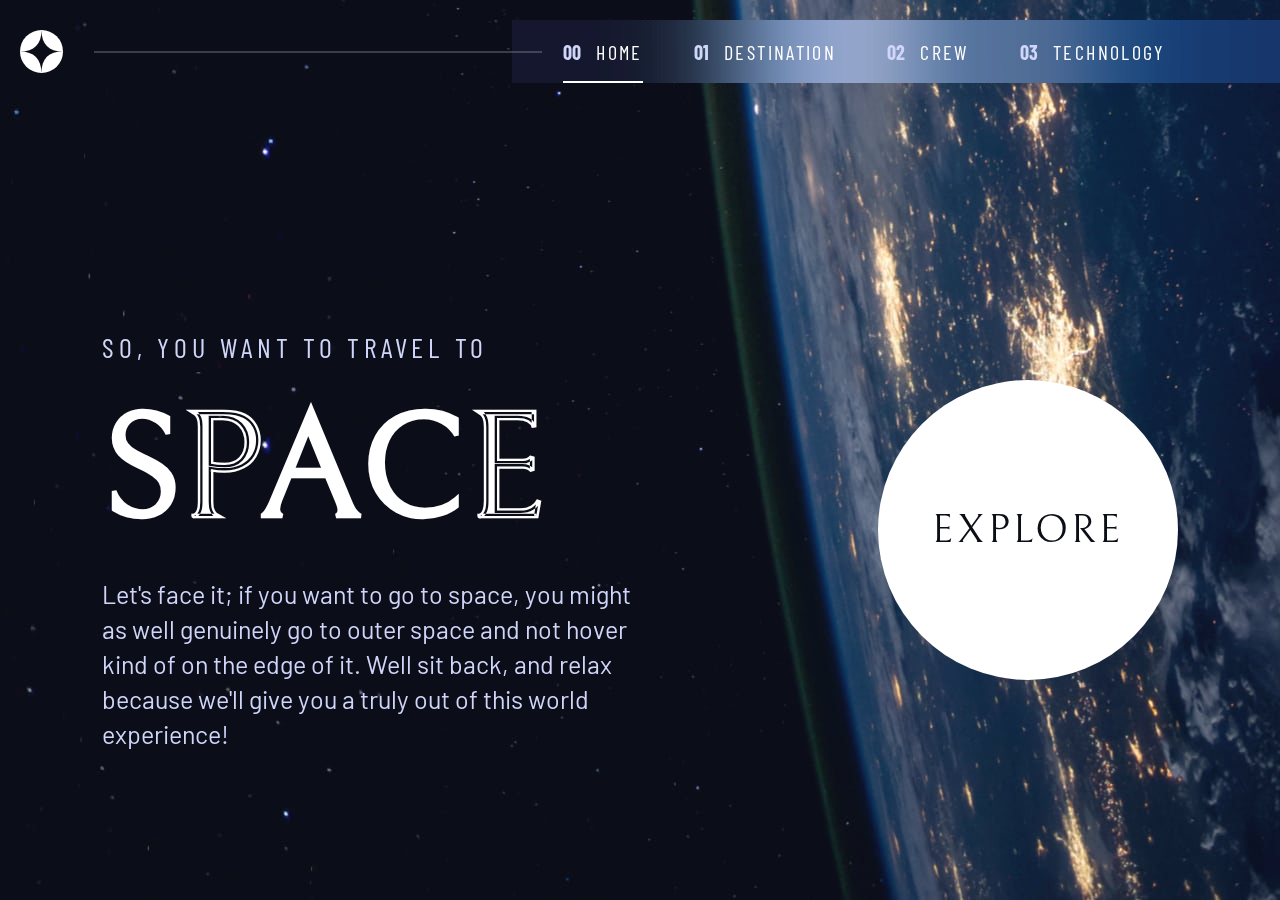
<file: index.html>
<!DOCTYPE html>
<html lang="en">
  <head>
    <meta charset="UTF-8" />
    <meta http-equiv="X-UA-Compatible" content="IE=edge" />
    <meta name="viewport" content="width=device-width, initial-scale=1.0" />
    <link rel="icon" type="image/png" sizes="32x32" href="../assets/favicon-32x32.png" />
    <link rel="stylesheet" href="/css/style.css" />
    <link rel="stylesheet" href="/css/homePage.css" />
    <title>Frontend Mentor | Space tourism website</title>
  </head>
  <body>
    <header>
      <img src="../assets/shared/logo.svg" alt="logo" />
      <nav>
        <img src="../assets/shared/icon-hamburger.svg" alt="" class="burger" />
        <span class="menu-dash desktop"></span>
        <ul class="desktop">
          <li class="active"><span class="menu-number">00</span><a href="index.html">Home</a></li>
          <li><span class="menu-number">01</span><a href="../html/destination.html">Destination</a></li>
          <li><span class="menu-number">02</span><a href="../html/crew.html">Crew</a></li>
          <li><span class="menu-number">03</span><a href="../html/technology.html">Technology</a></li>
        </ul>
      </nav>
    </header>
    <div class="menu mobile">
      <img src="../assets/shared/icon-close.svg" alt="" class="close" />
      <ul>
        <li class="active"><span class="menu-number">00</span><a href="index.html">Home</a></li>
        <li><span class="menu-number">01</span><a href="../html/destination.html">Destination</a></li>
        <li><span class="menu-number">02</span><a href="../html/crew.html">Crew</a></li>
        <li><span class="menu-number">03</span><a href="../html/technology.html">Technology</a></li>
      </ul>
    </div>

    <main>
      <section class="home-text-content">
        <h5>So, you want to travel to</h5>
        <h1>Space</h1>
        <p>
          Let's face it; if you want to go to space, you might as well genuinely go to outer space and not hover kind of
          on the edge of it. Well sit back, and relax because we'll give you a truly out of this world experience!
        </p>
      </section>
      <section class="explore-button">
        <div class="explore">
          <a href="../html/destination.html">
            <h3>Explore</h3>
          </a>
        </div>
      </section>
    </main>
    <script src="../js/main.js" type="module"></script>
  </body>
</html>
</file>
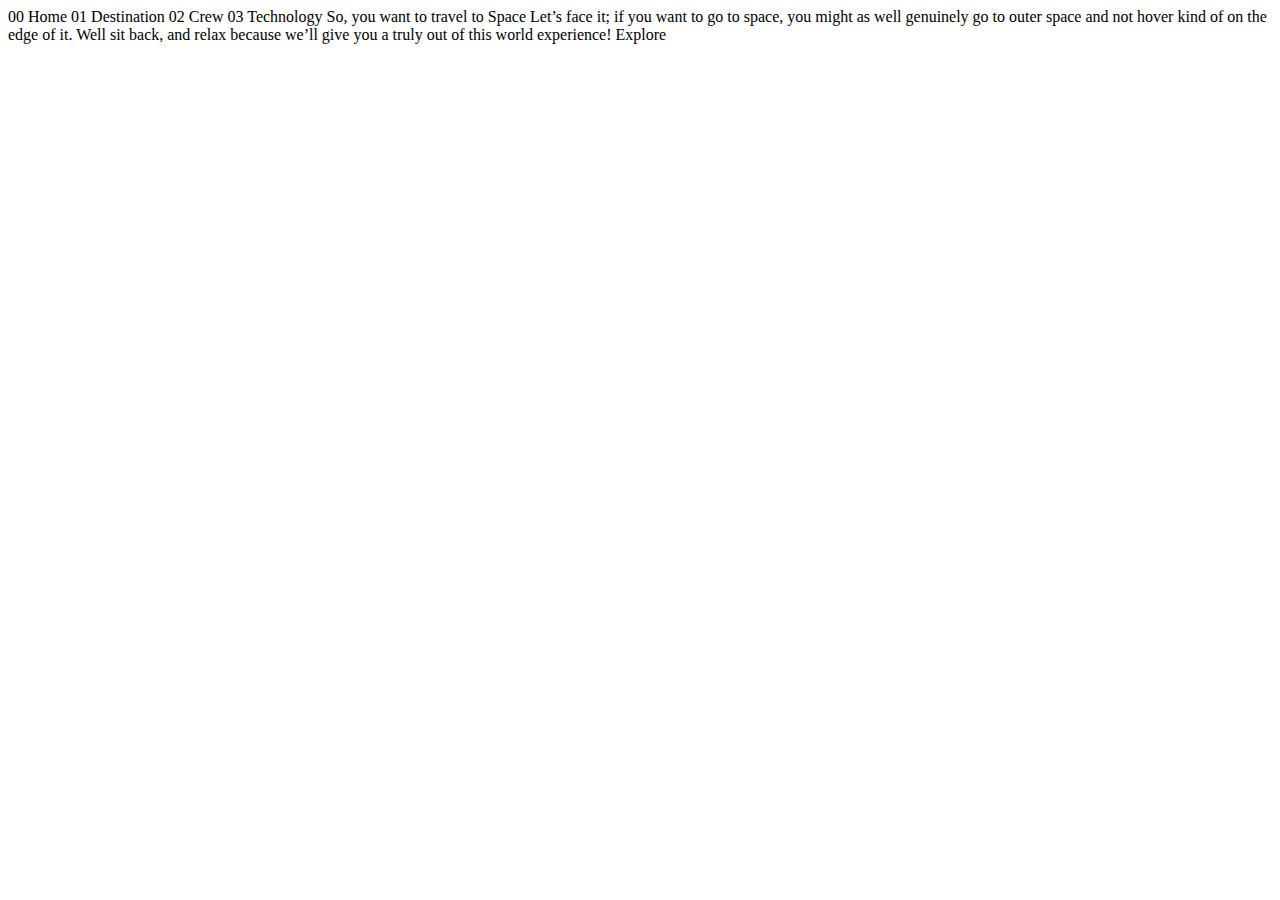
<file: content/index.html>
<!DOCTYPE html>
<html lang="en">
<head>
  <meta charset="UTF-8">
  <meta name="viewport" content="width=device-width, initial-scale=1.0">

  <link rel="icon" type="image/png" sizes="32x32" href="./assets/favicon-32x32.png">
  
  <title>Frontend Mentor | Space tourism website</title>
</head>
<body>

  00 Home
  01 Destination
  02 Crew
  03 Technology

  So, you want to travel to
  Space
  Let’s face it; if you want to go to space, you might as well genuinely go to 
  outer space and not hover kind of on the edge of it. Well sit back, and relax 
  because we’ll give you a truly out of this world experience!

  Explore

</body>
</html>
</file>
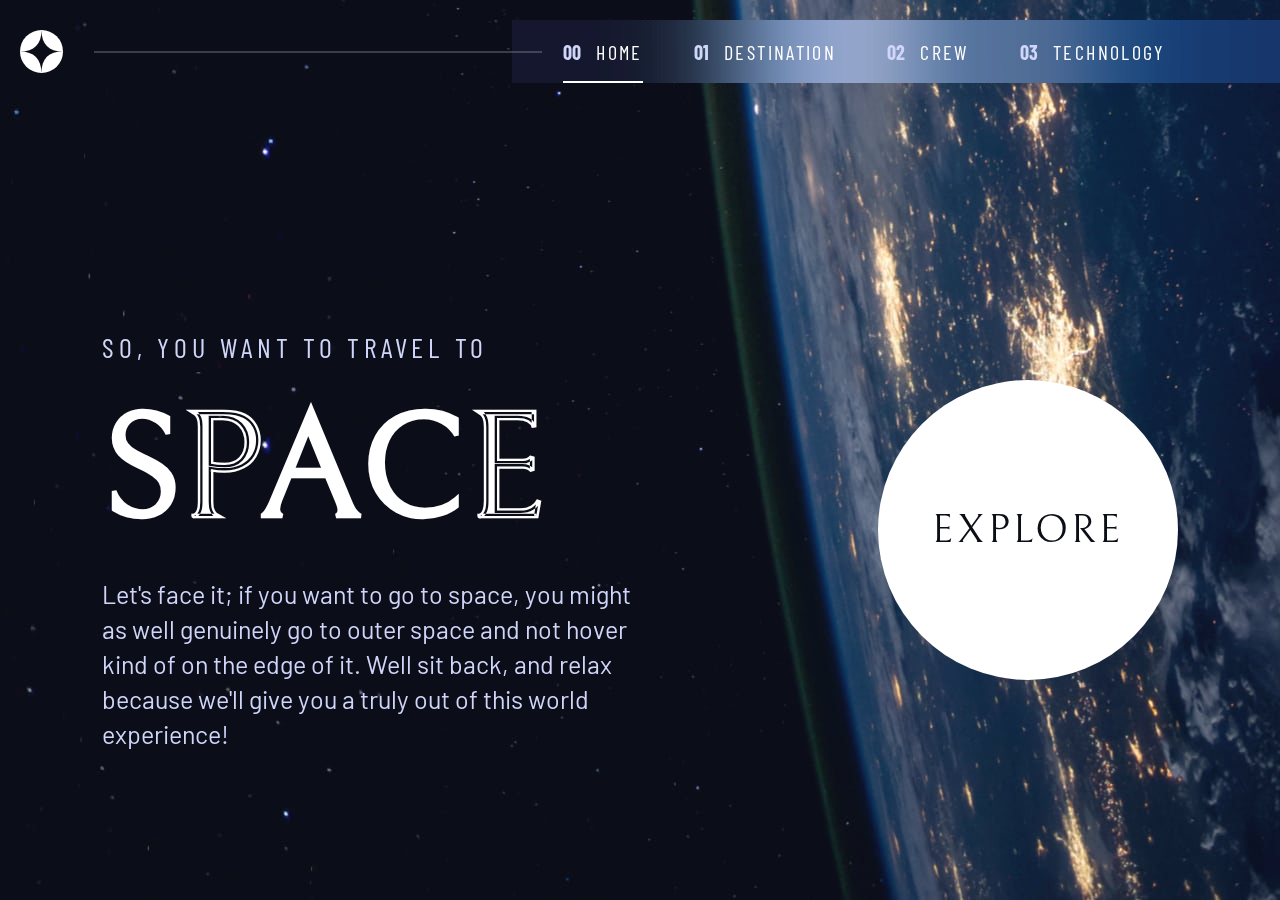
<file: html/index.html>
<!DOCTYPE html>
<html lang="en">
  <head>
    <meta charset="UTF-8" />
    <meta http-equiv="X-UA-Compatible" content="IE=edge" />
    <meta name="viewport" content="width=device-width, initial-scale=1.0" />
    <link rel="icon" type="image/png" sizes="32x32" href="../assets/favicon-32x32.png" />
    <link rel="stylesheet" href="../css/style.css" />
    <link rel="stylesheet" href="../css/homePage.css" />
    <title>Frontend Mentor | Space tourism website</title>
  </head>
  <body>
    <header>
      <img src="../assets/shared/logo.svg" alt="logo" />
      <nav>
        <img src="../assets/shared/icon-hamburger.svg" alt="" class="burger" />
        <span class="menu-dash desktop"></span>
        <ul class="desktop">
          <li class="active"><span class="menu-number">00</span><a href="index.html">Home</a></li>
          <li><span class="menu-number">01</span><a href="../html/destination.html">Destination</a></li>
          <li><span class="menu-number">02</span><a href="../html/crew.html">Crew</a></li>
          <li><span class="menu-number">03</span><a href="../html/technology.html">Technology</a></li>
        </ul>
      </nav>
    </header>
    <div class="menu mobile">
      <img src="../assets/shared/icon-close.svg" alt="" class="close" />
      <ul>
        <li class="active"><span class="menu-number">00</span><a href="index.html">Home</a></li>
        <li><span class="menu-number">01</span><a href="../html/destination.html">Destination</a></li>
        <li><span class="menu-number">02</span><a href="../html/crew.html">Crew</a></li>
        <li><span class="menu-number">03</span><a href="../html/technology.html">Technology</a></li>
      </ul>
    </div>

    <main>
      <section class="home-text-content">
        <h5>So, you want to travel to</h5>
        <h1>Space</h1>
        <p>
          Let's face it; if you want to go to space, you might as well genuinely go to outer space and not hover kind of
          on the edge of it. Well sit back, and relax because we'll give you a truly out of this world experience!
        </p>
      </section>
      <section class="explore-button">
        <div class="explore">
          <a href="../html/destination.html">
            <h3>Explore</h3>
          </a>
        </div>
      </section>
    </main>
    <script src="../js/main.js" type="module"></script>
  </body>
</html>
</file>
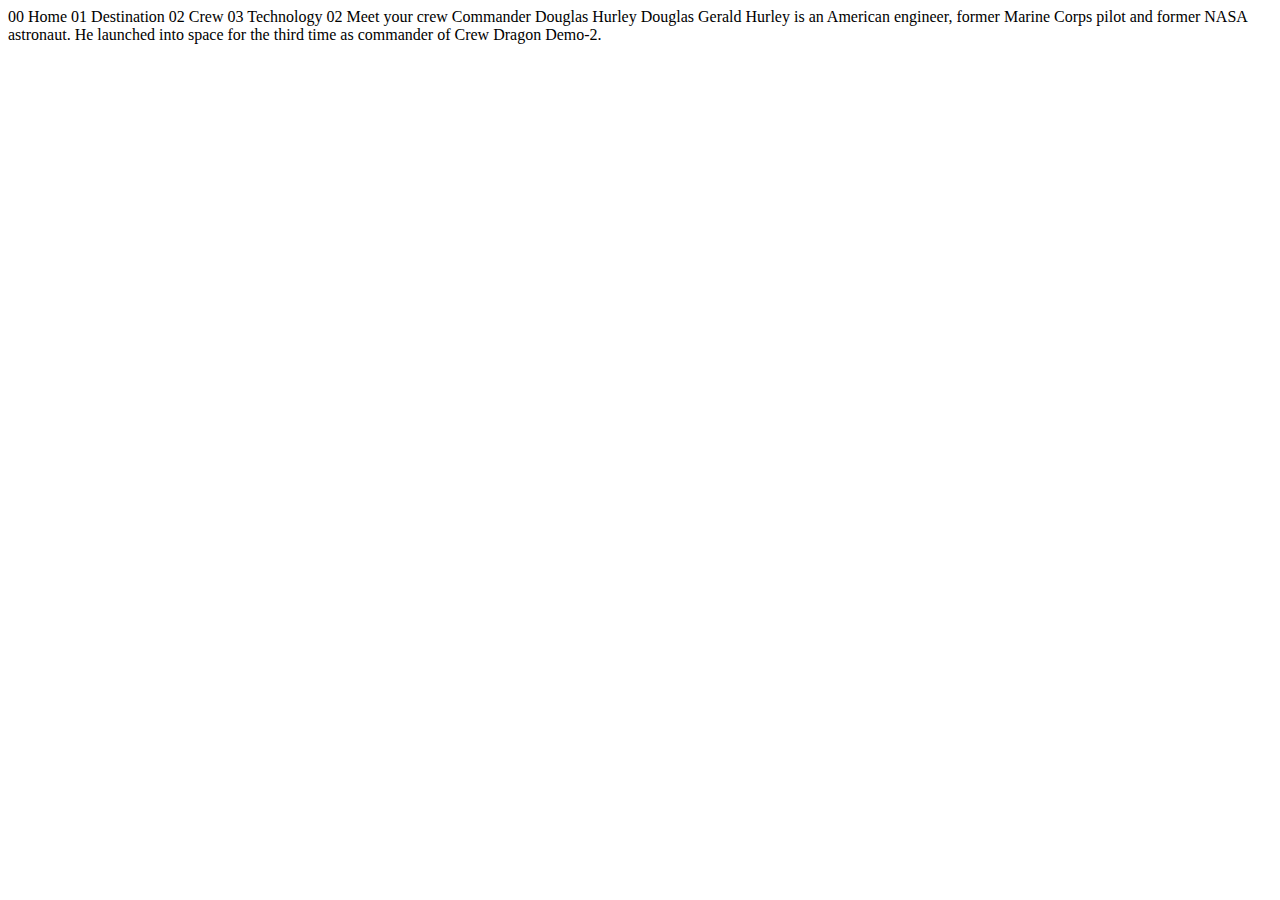
<file: content/crew-commander.html>
<!DOCTYPE html>
<html lang="en">
<head>
  <meta charset="UTF-8">
  <meta name="viewport" content="width=device-width, initial-scale=1.0">

  <link rel="icon" type="image/png" sizes="32x32" href="./assets/favicon-32x32.png">
  
  <title>Frontend Mentor | Space tourism website</title>
</head>
<body>

  00 Home
  01 Destination
  02 Crew
  03 Technology

  02 Meet your crew

  Commander
  Douglas Hurley

  Douglas Gerald Hurley is an American engineer, former Marine Corps pilot 
  and former NASA astronaut. He launched into space for the third time as 
  commander of Crew Dragon Demo-2.
</body>
</html>
</file>
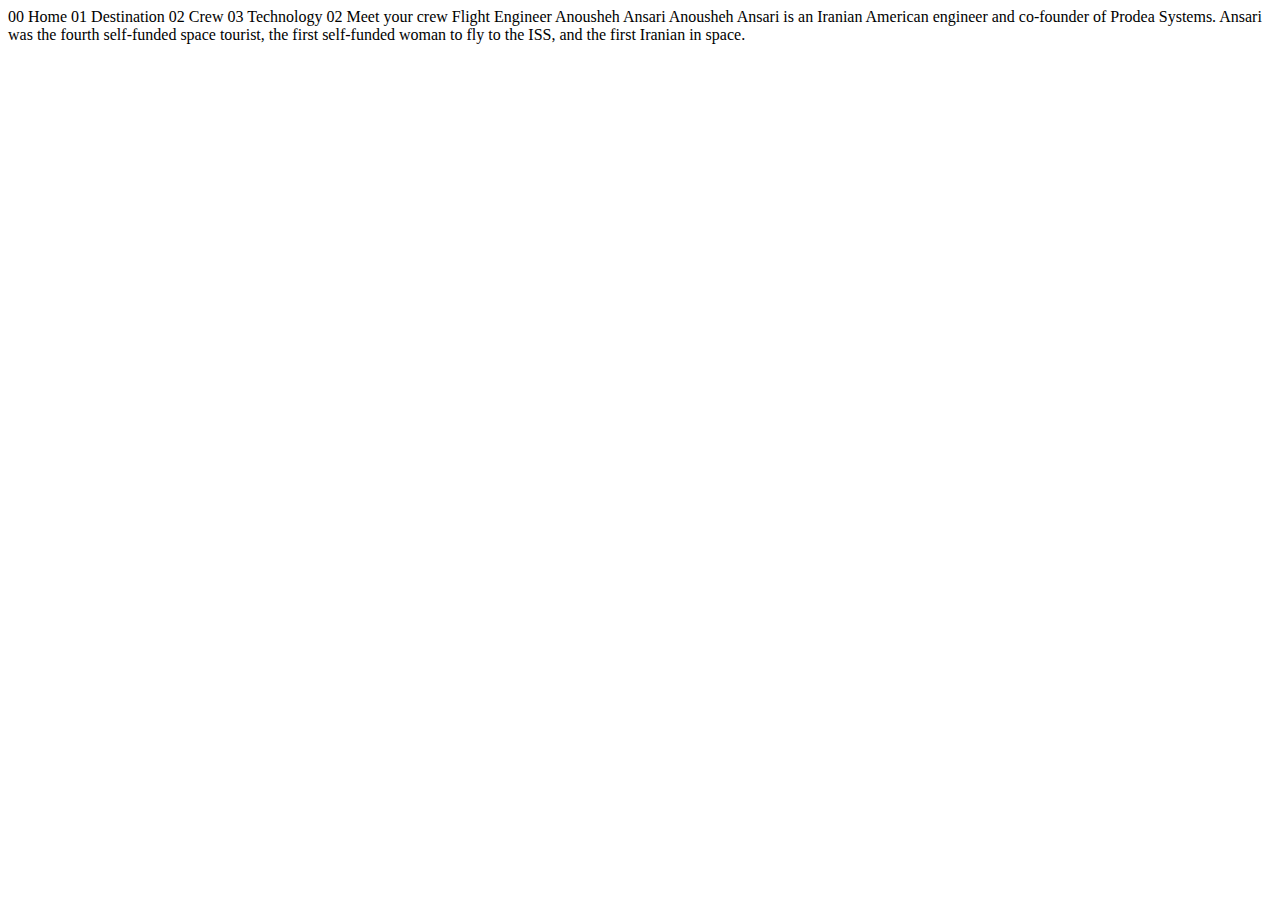
<file: content/crew-engineer.html>
<!DOCTYPE html>
<html lang="en">
<head>
  <meta charset="UTF-8">
  <meta name="viewport" content="width=device-width, initial-scale=1.0">

  <link rel="icon" type="image/png" sizes="32x32" href="./assets/favicon-32x32.png">
  
  <title>Frontend Mentor | Space tourism website</title>
</head>
<body>

  00 Home
  01 Destination
  02 Crew
  03 Technology

  02 Meet your crew

  Flight Engineer
  Anousheh Ansari

  Anousheh Ansari is an Iranian American engineer and co-founder of Prodea Systems. 
  Ansari was the fourth self-funded space tourist, the first self-funded woman to 
  fly to the ISS, and the first Iranian in space. 
</body>
</html>
</file>
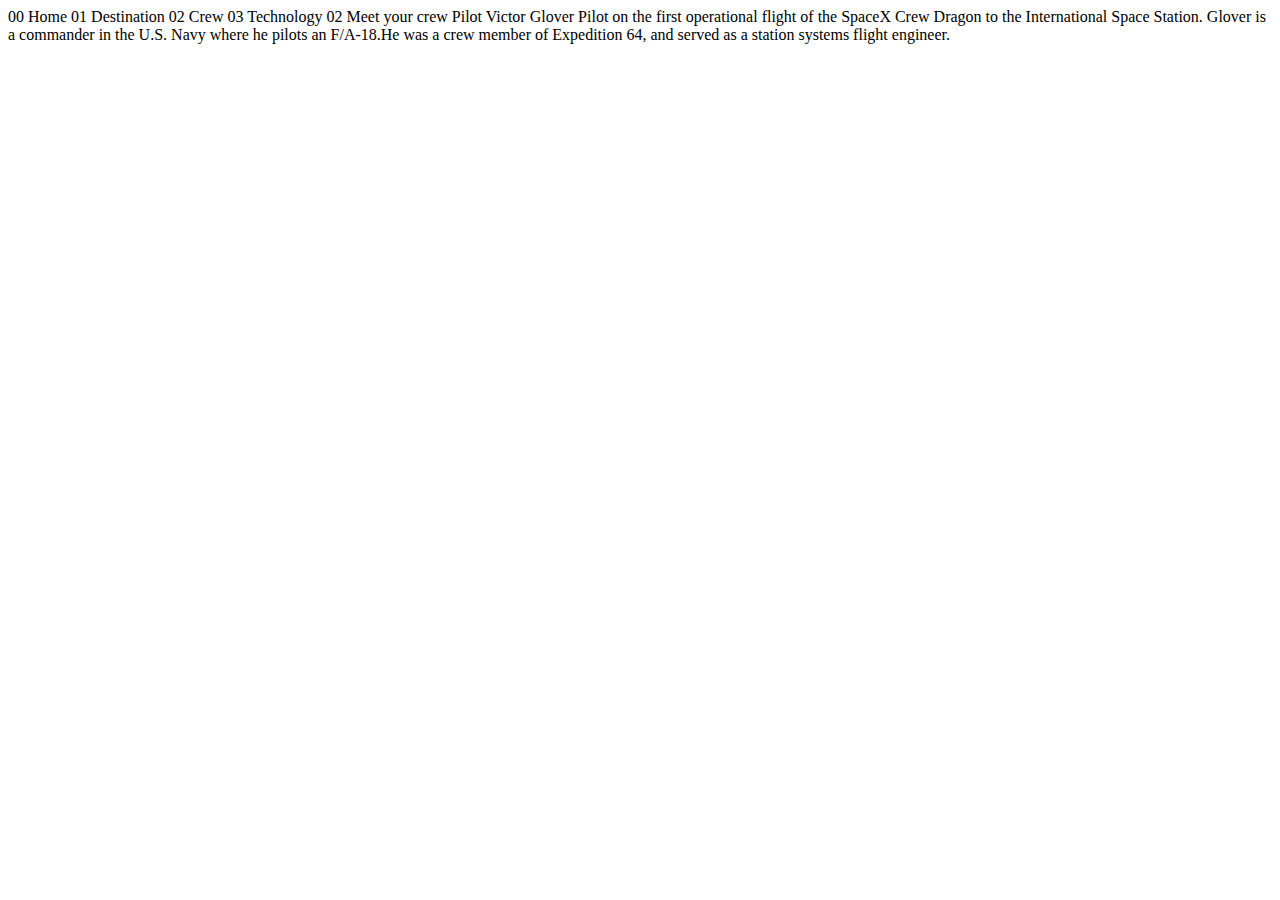
<file: content/crew-pilot.html>
<!DOCTYPE html>
<html lang="en">
<head>
  <meta charset="UTF-8">
  <meta name="viewport" content="width=device-width, initial-scale=1.0">

  <link rel="icon" type="image/png" sizes="32x32" href="./assets/favicon-32x32.png">
  
  <title>Frontend Mentor | Space tourism website</title>
</head>
<body>

  00 Home
  01 Destination
  02 Crew
  03 Technology

  02 Meet your crew

  Pilot
  Victor Glover

  Pilot on the first operational flight of the SpaceX Crew Dragon to the 
  International Space Station. Glover is a commander in the U.S. Navy where 
  he pilots an F/A-18.He was a crew member of Expedition 64, and served as a 
  station systems flight engineer. 
</body>
</html>
</file>
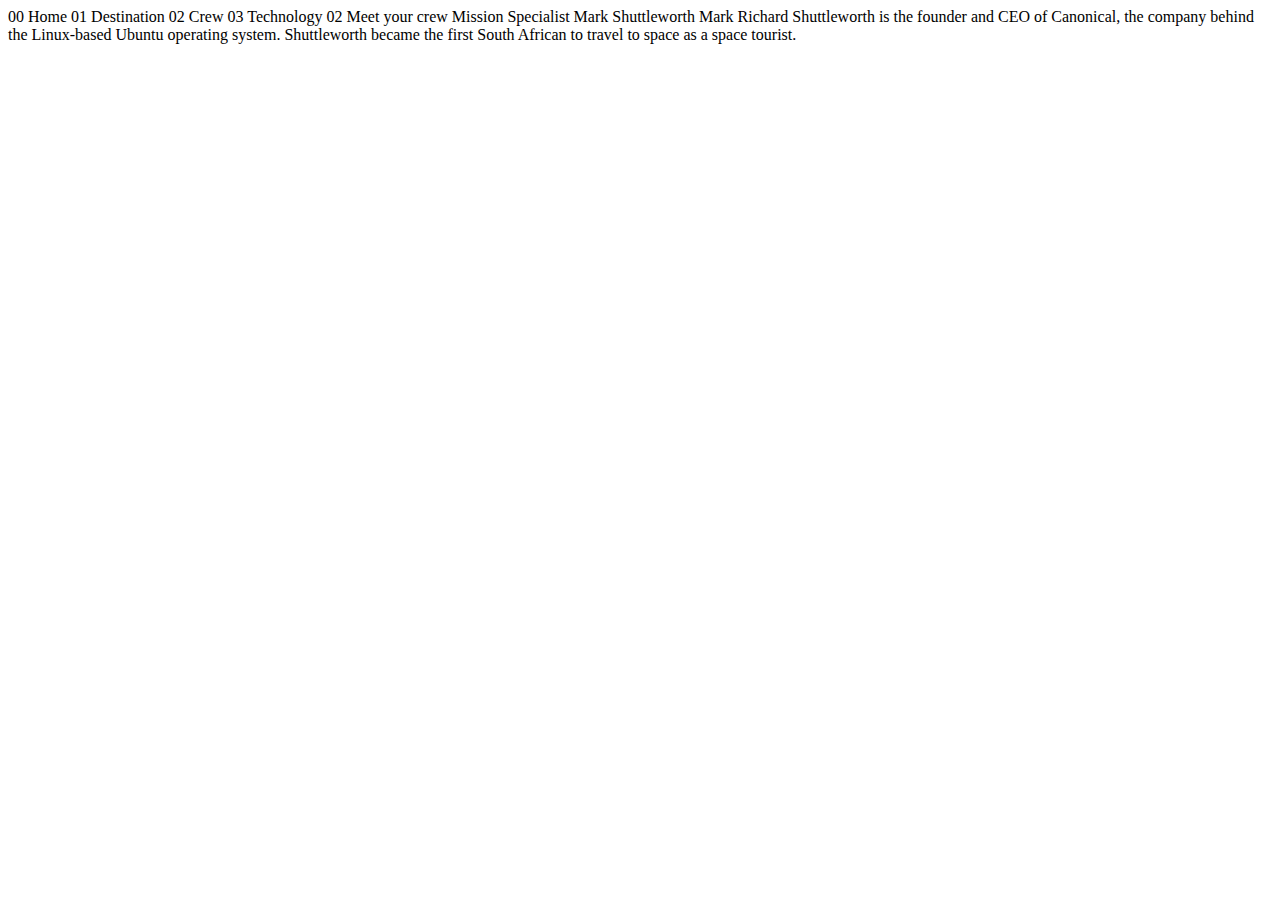
<file: content/crew-specialist.html>
<!DOCTYPE html>
<html lang="en">
<head>
  <meta charset="UTF-8">
  <meta name="viewport" content="width=device-width, initial-scale=1.0">

  <link rel="icon" type="image/png" sizes="32x32" href="./assets/favicon-32x32.png">
  
  <title>Frontend Mentor | Space tourism website</title>
</head>
<body>

  00 Home
  01 Destination
  02 Crew
  03 Technology

  02 Meet your crew

  Mission Specialist
  Mark Shuttleworth

  Mark Richard Shuttleworth is the founder and CEO of Canonical, the company behind 
  the Linux-based Ubuntu operating system. Shuttleworth became the first South 
  African to travel to space as a space tourist.
</body>
</html>
</file>
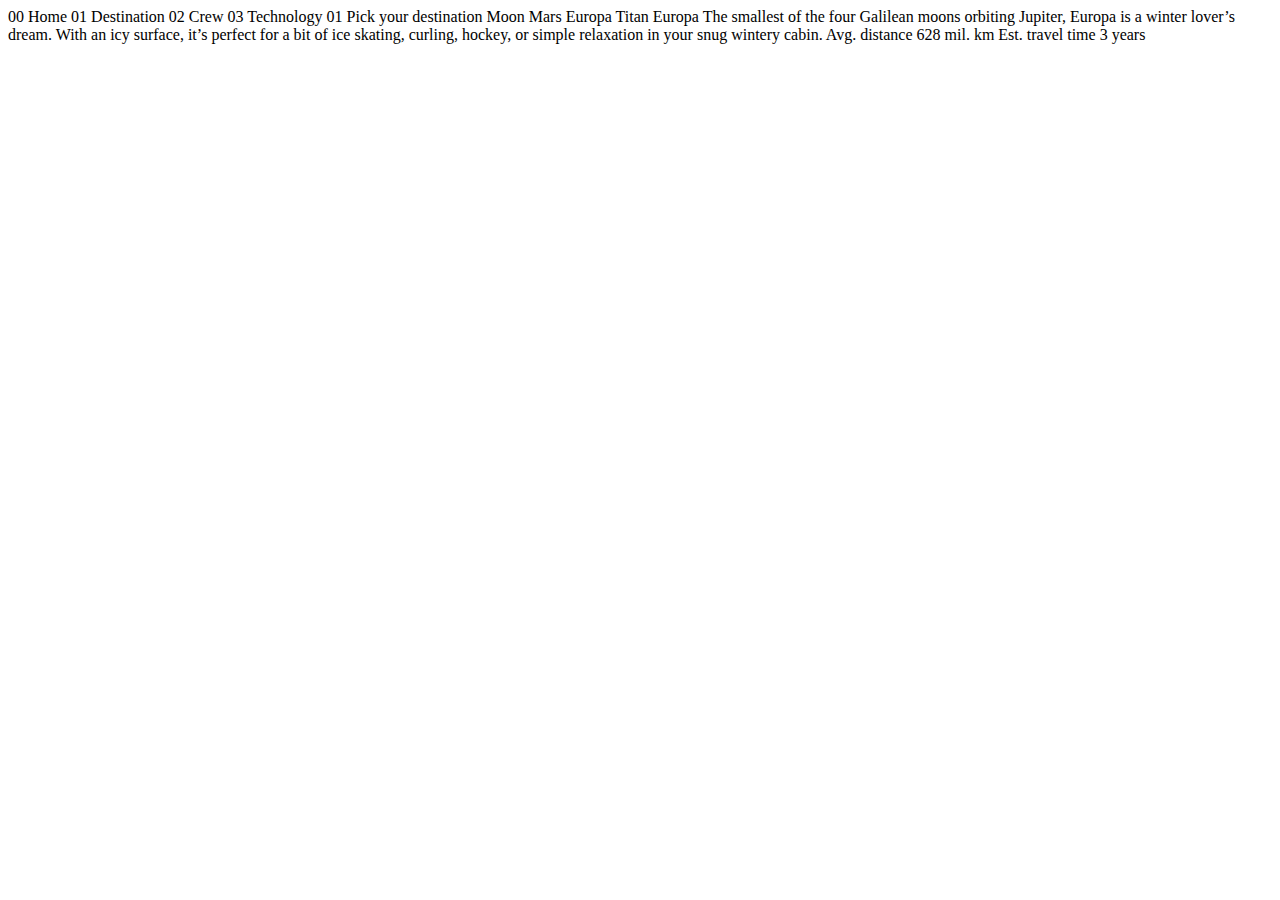
<file: content/destination-europa.html>
<!DOCTYPE html>
<html lang="en">
<head>
  <meta charset="UTF-8">
  <meta name="viewport" content="width=device-width, initial-scale=1.0">

  <link rel="icon" type="image/png" sizes="32x32" href="./assets/favicon-32x32.png">
  
  <title>Frontend Mentor | Space tourism website</title>
</head>
<body>

  00 Home
  01 Destination
  02 Crew
  03 Technology

  01 Pick your destination

  Moon
  Mars
  Europa
  Titan

  Europa

  The smallest of the four Galilean moons orbiting Jupiter, Europa is a 
  winter lover’s dream. With an icy surface, it’s perfect for a bit of 
  ice skating, curling, hockey, or simple relaxation in your snug 
  wintery cabin.

  Avg. distance
  628 mil. km

  Est. travel time
  3 years
</body>
</html>
</file>
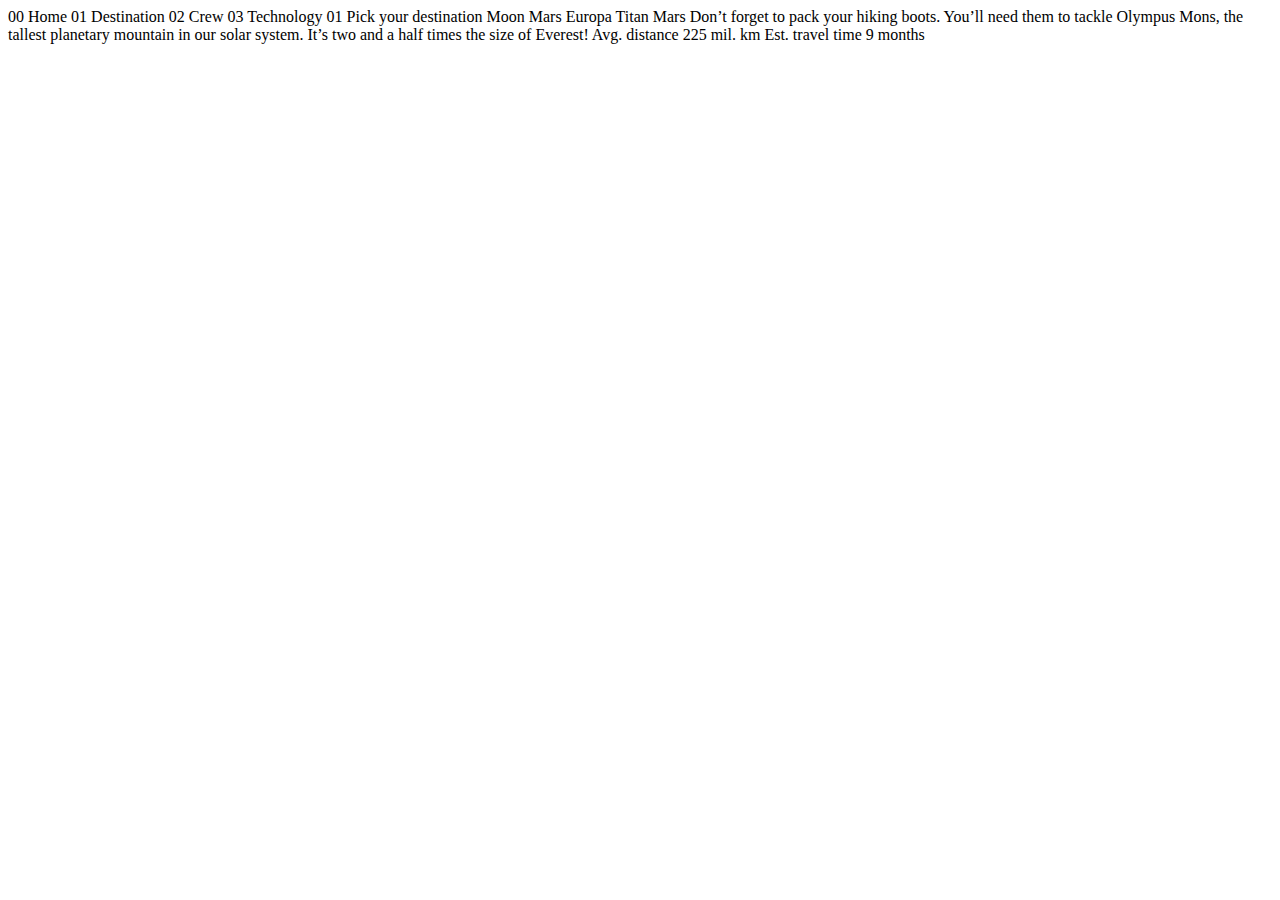
<file: content/destination-mars.html>
<!DOCTYPE html>
<html lang="en">
<head>
  <meta charset="UTF-8">
  <meta name="viewport" content="width=device-width, initial-scale=1.0">

  <link rel="icon" type="image/png" sizes="32x32" href="./assets/favicon-32x32.png">
  
  <title>Frontend Mentor | Space tourism website</title>
</head>
<body>

  00 Home
  01 Destination
  02 Crew
  03 Technology

  01 Pick your destination

  Moon
  Mars
  Europa
  Titan

  Mars

  Don’t forget to pack your hiking boots. You’ll need them to tackle Olympus Mons, 
  the tallest planetary mountain in our solar system. It’s two and a half times 
  the size of Everest!

  Avg. distance
  225 mil. km

  Est. travel time
  9 months
</body>
</html>
</file>
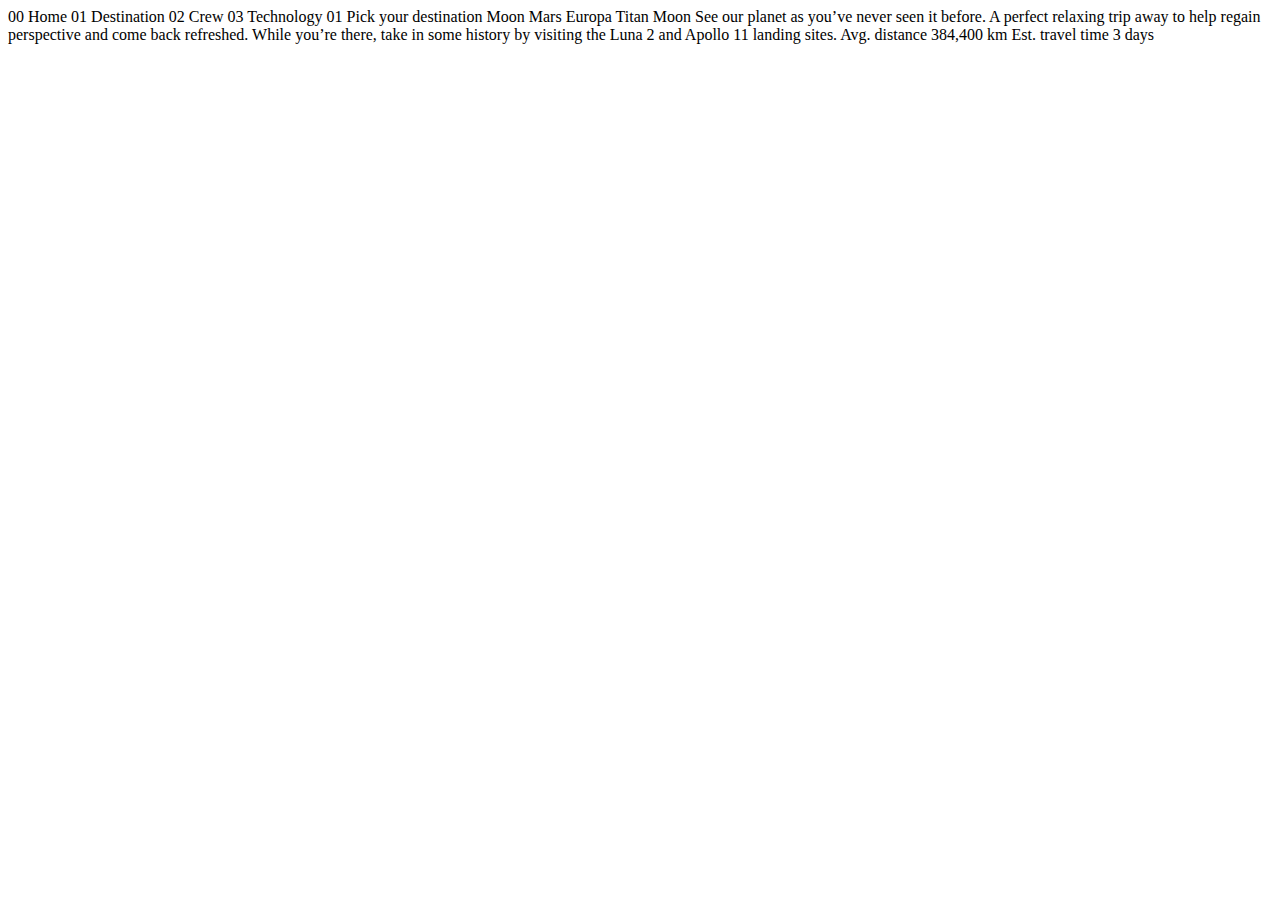
<file: content/destination-moon.html>
<!DOCTYPE html>
<html lang="en">
<head>
  <meta charset="UTF-8">
  <meta name="viewport" content="width=device-width, initial-scale=1.0">

  <link rel="icon" type="image/png" sizes="32x32" href="./assets/favicon-32x32.png">
  
  <title>Frontend Mentor | Space tourism website</title>
</head>
<body>

  00 Home
  01 Destination
  02 Crew
  03 Technology

  01 Pick your destination

  Moon
  Mars
  Europa
  Titan

  Moon

  See our planet as you’ve never seen it before. A perfect relaxing trip away to help 
  regain perspective and come back refreshed. While you’re there, take in some history 
  by visiting the Luna 2 and Apollo 11 landing sites.

  Avg. distance
  384,400 km

  Est. travel time
  3 days
</body>
</html>
</file>
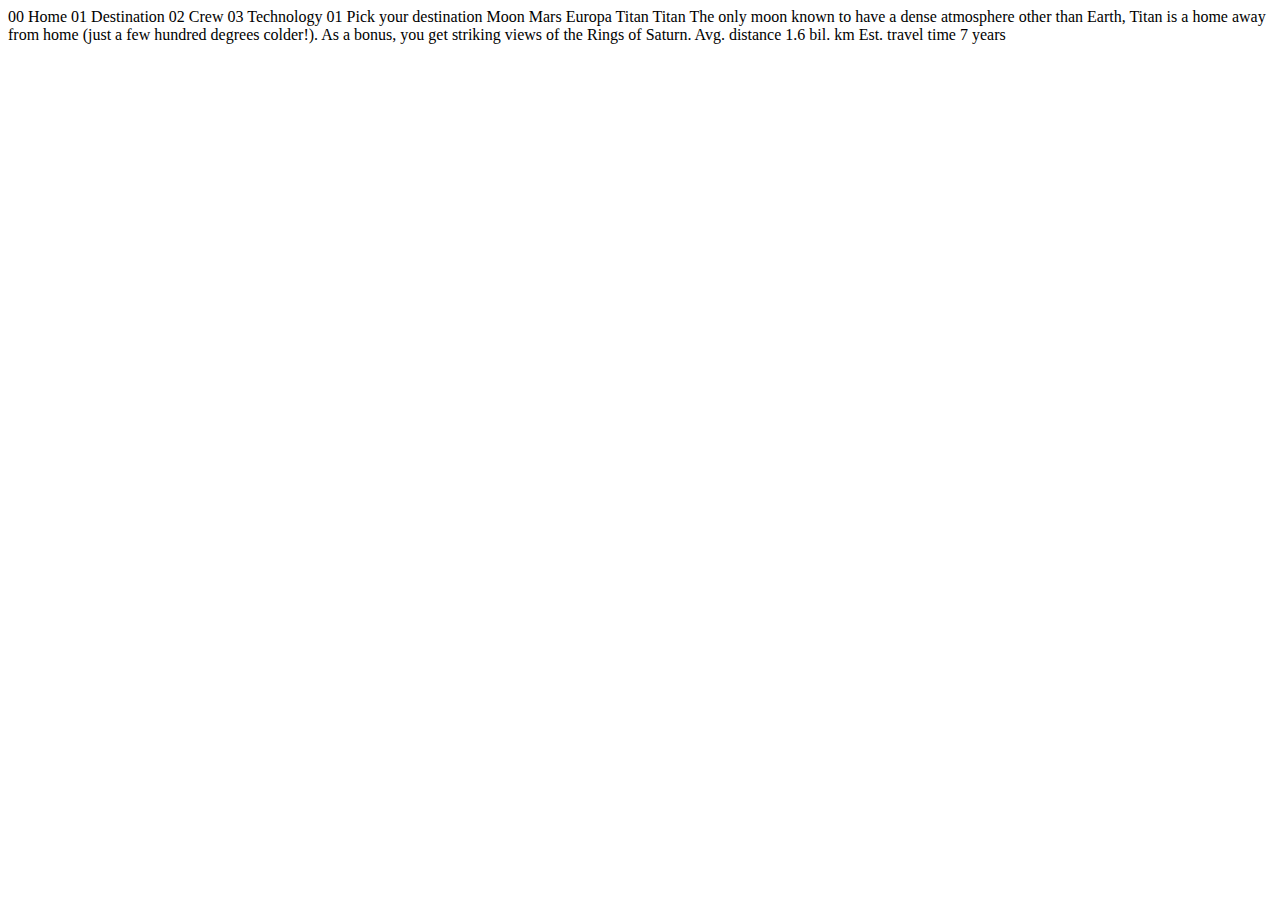
<file: content/destination-titan.html>
<!DOCTYPE html>
<html lang="en">
<head>
  <meta charset="UTF-8">
  <meta name="viewport" content="width=device-width, initial-scale=1.0">

  <link rel="icon" type="image/png" sizes="32x32" href="./assets/favicon-32x32.png">
  
  <title>Frontend Mentor | Space tourism website</title>
</head>
<body>

  00 Home
  01 Destination
  02 Crew
  03 Technology

  01 Pick your destination

  Moon
  Mars
  Europa
  Titan

  Titan

  The only moon known to have a dense atmosphere other than Earth, Titan 
  is a home away from home (just a few hundred degrees colder!). As a 
  bonus, you get striking views of the Rings of Saturn.

  Avg. distance
  1.6 bil. km

  Est. travel time
  7 years
</body>
</html>
</file>
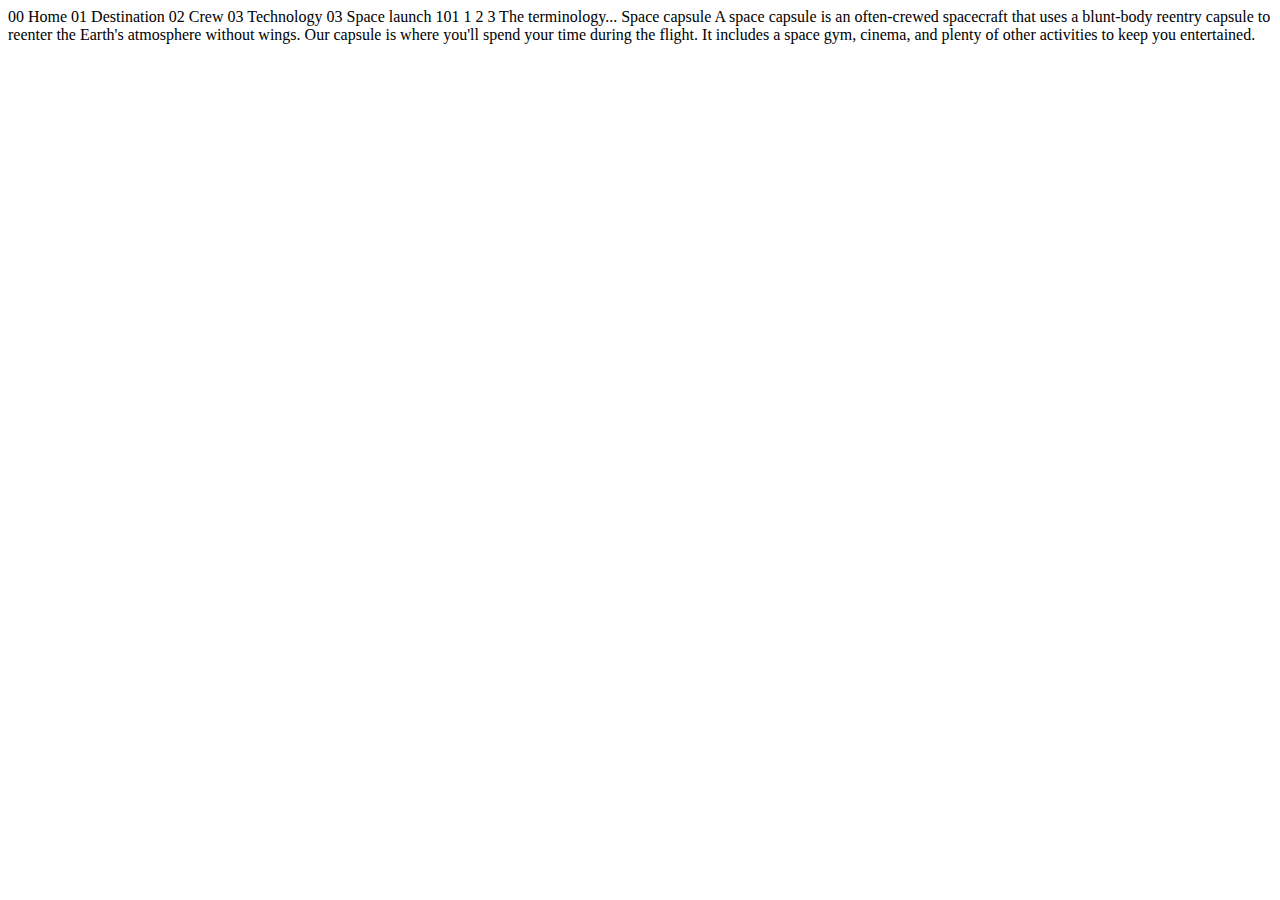
<file: content/technology-capsule.html>
<!DOCTYPE html>
<html lang="en">
<head>
  <meta charset="UTF-8">
  <meta name="viewport" content="width=device-width, initial-scale=1.0">

  <link rel="icon" type="image/png" sizes="32x32" href="./assets/favicon-32x32.png">
  
  <title>Frontend Mentor | Space tourism website</title>
</head>
<body>

  00 Home
  01 Destination
  02 Crew
  03 Technology

  03 Space launch 101

  1
  2
  3

  The terminology...
  Space capsule

  A space capsule is an often-crewed spacecraft that uses a blunt-body reentry 
  capsule to reenter the Earth's atmosphere without wings. Our capsule is where 
  you'll spend your time during the flight. It includes a space gym, cinema, 
  and plenty of other activities to keep you entertained.
</body>
</html>
</file>
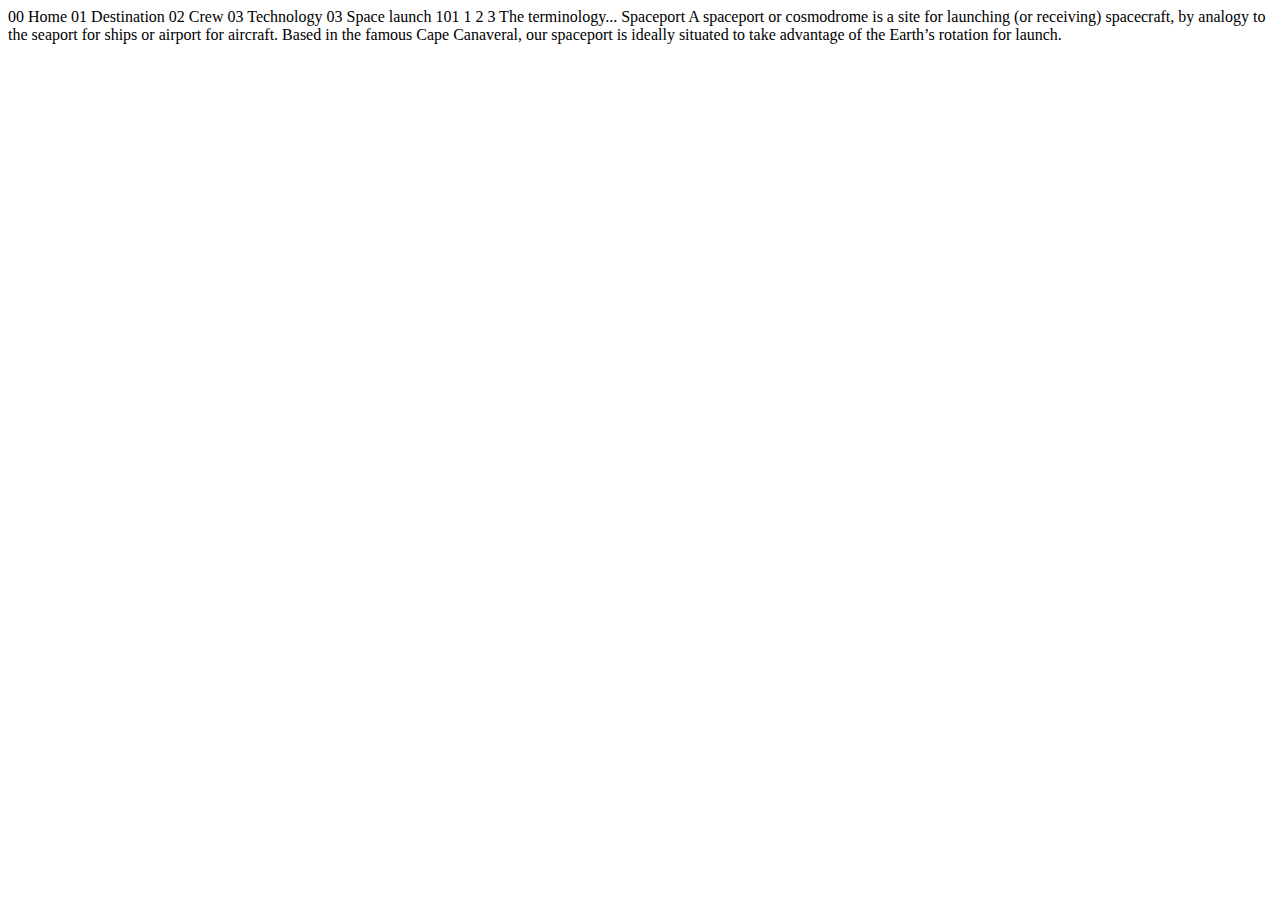
<file: content/technology-spaceport.html>
<!DOCTYPE html>
<html lang="en">
<head>
  <meta charset="UTF-8">
  <meta name="viewport" content="width=device-width, initial-scale=1.0">

  <link rel="icon" type="image/png" sizes="32x32" href="./assets/favicon-32x32.png">
  
  <title>Frontend Mentor | Space tourism website</title>
</head>
<body>

  00 Home
  01 Destination
  02 Crew
  03 Technology

  03 Space launch 101

  1
  2
  3

  The terminology...
  Spaceport

  A spaceport or cosmodrome is a site for launching (or receiving) spacecraft, 
  by analogy to the seaport for ships or airport for aircraft. Based in the 
  famous Cape Canaveral, our spaceport is ideally situated to take advantage 
  of the Earth’s rotation for launch.
</body>
</html>
</file>
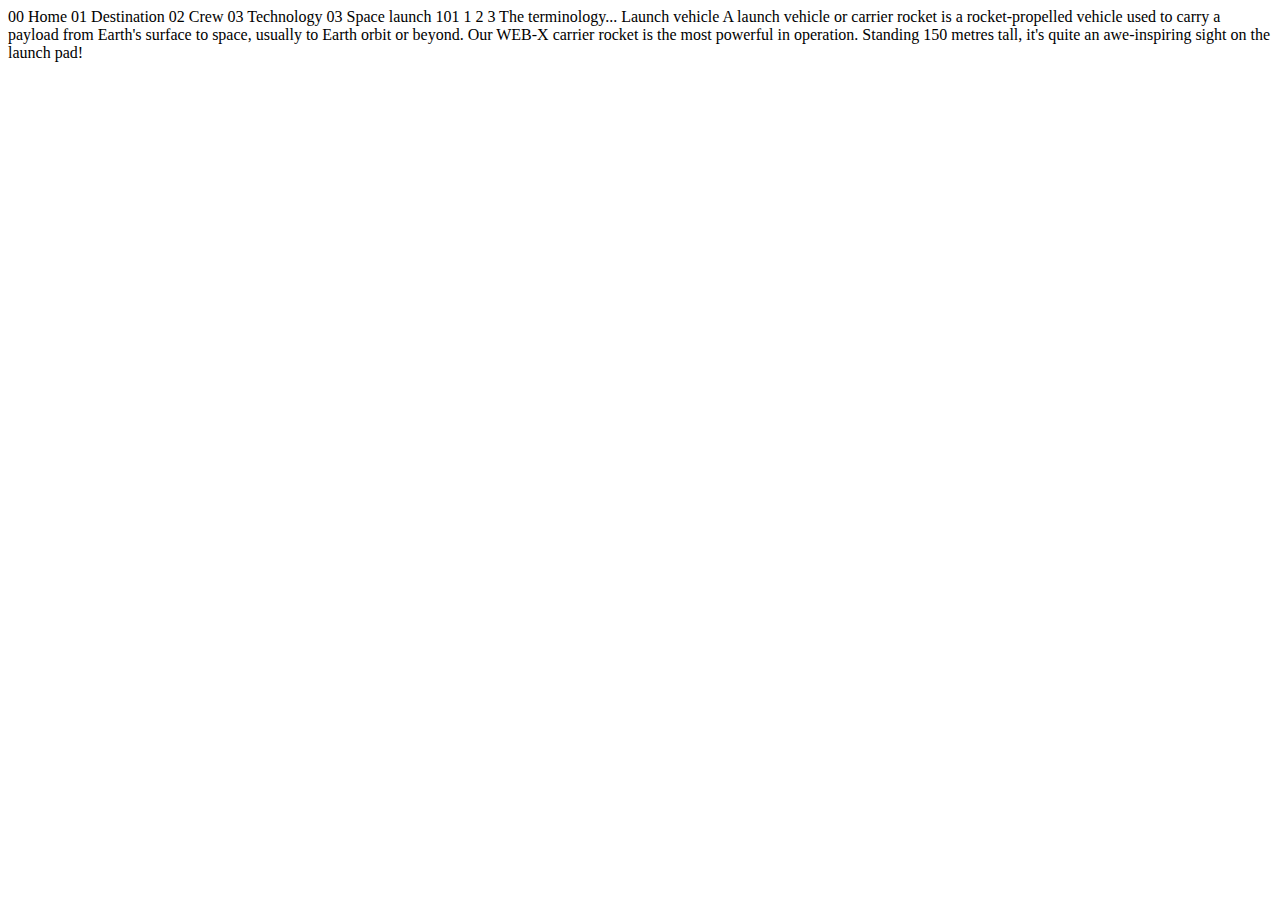
<file: content/technology-vehicle.html>
<!DOCTYPE html>
<html lang="en">
<head>
  <meta charset="UTF-8">
  <meta name="viewport" content="width=device-width, initial-scale=1.0">

  <link rel="icon" type="image/png" sizes="32x32" href="./assets/favicon-32x32.png">
  
  <title>Frontend Mentor | Space tourism website</title>
</head>
<body>

  00 Home
  01 Destination
  02 Crew
  03 Technology

  03 Space launch 101

  1
  2
  3

  The terminology...
  Launch vehicle

  A launch vehicle or carrier rocket is a rocket-propelled vehicle used to carry a 
  payload from Earth's surface to space, usually to Earth orbit or beyond. Our 
  WEB-X carrier rocket is the most powerful in operation. Standing 150 metres tall, 
  it's quite an awe-inspiring sight on the launch pad!
</body>
</html>
</file>
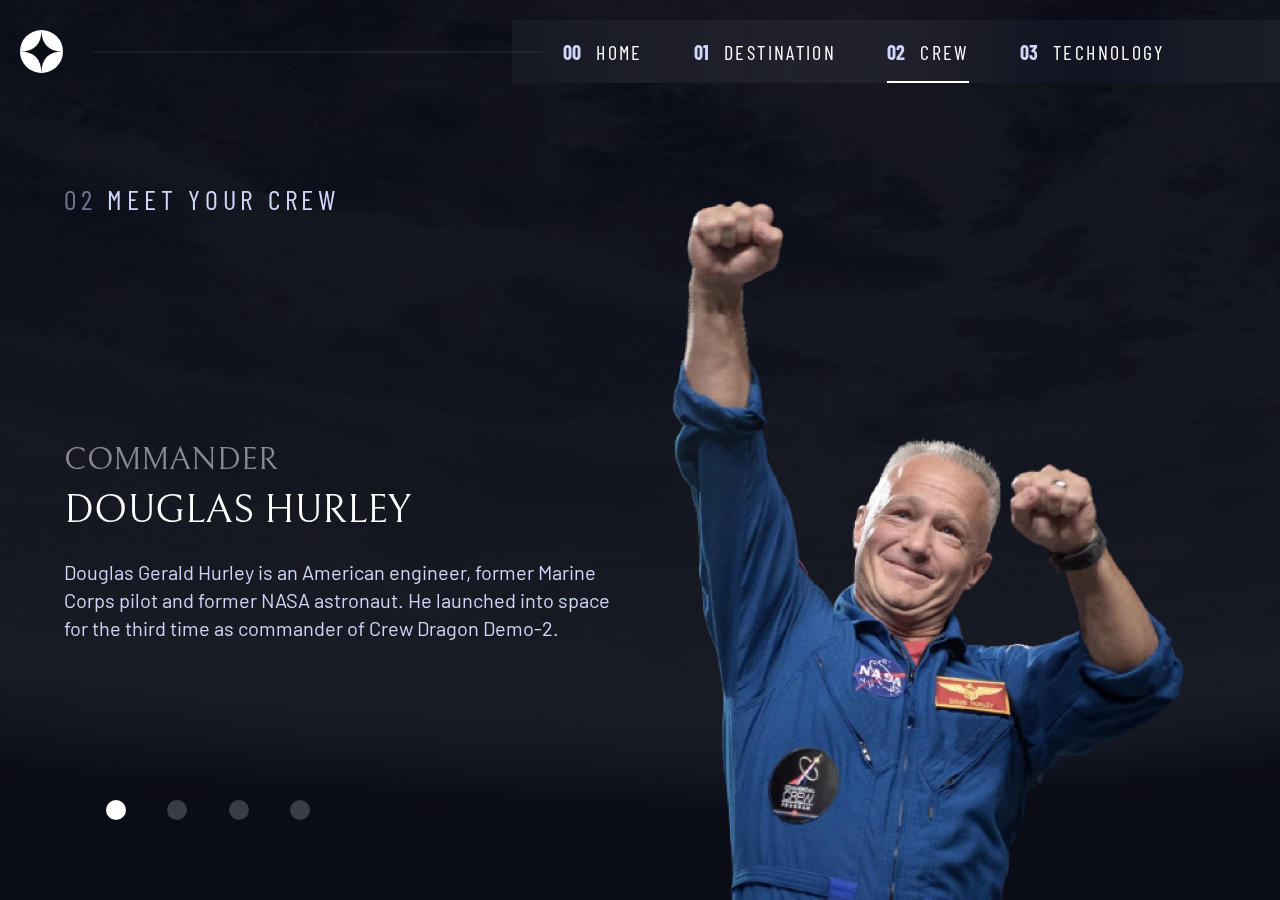
<file: html/crew.html>
<!DOCTYPE html>
<html lang="en">
  <head>
    <meta charset="UTF-8" />
    <meta http-equiv="X-UA-Compatible" content="IE=edge" />
    <meta name="viewport" content="width=device-width, initial-scale=1.0" />
    <link rel="icon" type="image/png" sizes="32x32" href="../assets/favicon-32x32.png" />
    <link rel="stylesheet" href="../css/style.css" />
    <link rel="stylesheet" href="../css/crewPage.css" />
    <title>Frontend Mentor | Space tourism website</title>
  </head>
  <body>
    <header>
      <img src="../assets/shared/logo.svg" alt="logo" />
      <nav>
        <img src="../assets/shared/icon-hamburger.svg" alt="" class="burger" />
        <span class="menu-dash desktop"></span>
        <ul class="desktop">
          <li><span class="menu-number">00</span><a href="index.html">Home</a></li>
          <li><span class="menu-number">01</span><a href="destination.html">Destination</a></li>
          <li class="active"><span class="menu-number">02</span><a href="crew.html">Crew</a></li>
          <li><span class="menu-number">03</span><a href="technology.html">Technology</a></li>
        </ul>
      </nav>
    </header>
    <div class="menu mobile">
      <img src="../assets/shared/icon-close.svg" alt="" class="close" />
      <ul>
        <li><span class="menu-number">00</span><a href="index.html">Home</a></li>
        <li><span class="menu-number">01</span><a href="destination.html">Destination</a></li>
        <li class="active"><span class="menu-number">02</span><a href="crew.html">Crew</a></li>
        <li><span class="menu-number">03</span><a href="technology.html">Technology</a></li>
      </ul>
    </div>

    <main>
      <h5><span class="site-counter">02</span> Meet your crew</h5>

      <section class="destination-text-content">
        <h4 class="crew-role"></h4>
        <h3 class="crew-name"></h3>
        <p class="crew-bio"></p>

        <div class="crew-menu">
          <div data-crew="0" class="crew-menu-dot active"></div>
          <div data-crew="1" class="crew-menu-dot"></div>
          <div data-crew="2" class="crew-menu-dot"></div>
          <div data-crew="3" class="crew-menu-dot"></div>
        </div>
      </section>

      <section class="image">
        <div class="crew-member-image">
          <img src="" alt="" class="crew-image" />
        </div>
      </section>
    </main>

    <script src="../js/main.js" type="module"></script>
    <script src="../js/crew.js" type="module"></script>
  </body>
</html>
</file>
<file: css/style.css>
@import url("https://fonts.googleapis.com/css2?family=Barlow+Condensed&family=Bellefair&display=swap&family=Barlow&display=swap");
html {
  font-size: 10px;
}

h1,
h2,
h3,
h4,
.sub1 {
  color: #ffffff;
  font-family: "Bellefair", serif;
  text-transform: uppercase;
  margin: 0;
}

h5,
h6,
.sub2,
body,
li {
  font-family: "Barlow Condensed", sans-serif;
  text-transform: uppercase;
  font-weight: 400;
  color: #d0d6f9;
  margin: 0;
}

p {
  text-transform: none;
  margin: 0;
  font-weight: 400;
}

body {
  font-family: "Barlow", "sans-serif";
}

h1 {
  font-size: 15rem;
}

h2 {
  font-size: 10rem;
}

h3 {
  font-size: 5.6rem;
  font-weight: 400;
}

h4 {
  font-size: 3.2rem;
}

h5 {
  font-size: 2.8rem;
  letter-spacing: 0.475rem;
}

h6 {
  font-size: 1.6rem;
  letter-spacing: 0.27rem;
}

.sub1 {
  font-size: 2.8rem;
}

.sub2,
li a {
  font-size: 1.4rem;
  letter-spacing: 0.235rem;
}

li a {
  text-decoration: none;
  color: #ffffff;
}

li span {
  font-size: 1.4rem;
  margin-right: 15px;
  font-weight: bold;
}

ul {
  list-style: none;
}

body {
  line-height: 1.4;
  font-weight: 400;
}

body {
  background-color: #0b0d17;
  margin: 0;
  padding: 0;
  width: 100vw;
  background-size: cover;
  background-repeat: no-repeat;
  background-position: center;
}

body * {
  -webkit-user-select: none;
     -moz-user-select: none;
      -ms-user-select: none;
          user-select: none;
  -webkit-box-sizing: border-box;
          box-sizing: border-box;
}

img {
  max-width: 100%;
  display: block;
}

header {
  -webkit-box-sizing: border-box;
          box-sizing: border-box;
  display: -webkit-box;
  display: -ms-flexbox;
  display: flex;
  -webkit-box-pack: justify;
      -ms-flex-pack: justify;
          justify-content: space-between;
  -webkit-box-align: center;
      -ms-flex-align: center;
          align-items: center;
  height: 7vh;
  position: relative;
  padding: 10px 20px;
}
header > img {
  height: 100%;
}
header .burger {
  cursor: pointer;
  position: absolute;
  right: 20px;
  top: 50%;
  -webkit-transform: translateY(-50%);
          transform: translateY(-50%);
}
header .desktop {
  display: none !important;
}

.menu.mobile {
  position: fixed;
  inset: 0 0 0 25%;
  height: 100vh;
  z-index: 1;
  top: 0;
  -webkit-transform: translateX(100%);
          transform: translateX(100%);
  -webkit-transition: 0.3s all cubic-bezier(0.165, 0.84, 0.44, 1);
  transition: 0.3s all cubic-bezier(0.165, 0.84, 0.44, 1);
}
.menu.mobile ul {
  position: absolute;
  top: 10%;
  width: 100%;
  height: 40%;
  display: -webkit-box;
  display: -ms-flexbox;
  display: flex;
  -webkit-box-orient: vertical;
  -webkit-box-direction: normal;
      -ms-flex-direction: column;
          flex-direction: column;
  -ms-flex-pack: distribute;
      justify-content: space-around;
  text-align: left;
  margin-left: 5rem;
}
.menu.mobile ul * {
  font-size: 4rem;
}
.menu.mobile ul li {
  width: -webkit-fit-content;
  width: -moz-fit-content;
  width: fit-content;
  position: relative;
}
.menu.mobile ul li::after {
  content: "";
  display: block;
  position: absolute;
  bottom: 0;
  height: 2px;
  width: 100%;
  background-color: #fff;
  opacity: 0.5;
  -webkit-transform: scaleX(0);
          transform: scaleX(0);
  -webkit-transition: 0.4s -webkit-transform ease-in-out;
  transition: 0.4s -webkit-transform ease-in-out;
  transition: 0.4s transform ease-in-out;
  transition: 0.4s transform ease-in-out, 0.4s -webkit-transform ease-in-out;
  -webkit-transform-origin: left;
          transform-origin: left;
}
.menu.mobile ul li:hover::after {
  -webkit-transform: scaleX(1);
          transform: scaleX(1);
}
.menu.mobile ul li.active::after {
  -webkit-transform: scaleX(1);
          transform: scaleX(1);
  opacity: 1;
}
.menu.mobile img {
  position: absolute;
  top: 30px;
  right: 8%;
}
.menu.mobile img {
  cursor: pointer;
}
.menu.mobile::before {
  content: "";
  display: block;
  position: absolute;
  width: 100%;
  height: 100%;
  z-index: -1;
  -webkit-backdrop-filter: blur(20px);
          backdrop-filter: blur(20px);
}
.menu.mobile.active {
  -webkit-transform: translateX(0);
          transform: translateX(0);
}

nav {
  width: 60%;
  position: absolute;
  right: 0;
  height: 100%;
  display: -webkit-box;
  display: -ms-flexbox;
  display: flex;
}
nav ul.desktop {
  margin: 0;
  display: -webkit-box;
  display: -ms-flexbox;
  display: flex;
  -webkit-box-pack: space-evenly;
      -ms-flex-pack: space-evenly;
          justify-content: space-evenly;
  width: 100%;
  height: 100%;
}
nav ul.desktop .menu-number {
  display: none;
}
nav ul.desktop li {
  height: 100%;
  cursor: pointer;
  position: relative;
  display: -webkit-box;
  display: -ms-flexbox;
  display: flex;
  -webkit-box-align: center;
      -ms-flex-align: center;
          align-items: center;
  -webkit-transform-origin: center;
          transform-origin: center;
}
nav ul.desktop li::after {
  content: "";
  display: block;
  position: absolute;
  bottom: 0;
  height: 2px;
  width: 100%;
  background-color: #fff;
  opacity: 0.5;
  -webkit-transform: scaleX(0);
          transform: scaleX(0);
  -webkit-transition: 0.4s -webkit-transform ease-in-out;
  transition: 0.4s -webkit-transform ease-in-out;
  transition: 0.4s transform ease-in-out;
  transition: 0.4s transform ease-in-out, 0.4s -webkit-transform ease-in-out;
  -webkit-transform-origin: left;
          transform-origin: left;
}
nav ul.desktop li:hover::after {
  -webkit-transform: scaleX(1);
          transform: scaleX(1);
}
nav ul.desktop li.active::after {
  -webkit-transform: scaleX(1);
          transform: scaleX(1);
  opacity: 1;
}
nav::before {
  content: "";
  display: block;
  position: absolute;
}
nav::after {
  content: "";
  display: block;
  position: absolute;
}

.explore {
  width: 25rem;
  height: 25rem;
  line-height: 25rem;
  margin-bottom: 20px;
  display: inline-block;
  text-align: center;
  border-radius: 50%;
  border: none;
  background-color: #fff;
  cursor: pointer;
  -webkit-transition: 0.2s all ease-in-out;
  transition: 0.2s all ease-in-out;
}
.explore h3 {
  color: #0b0d17;
  font-size: 4rem;
  font-weight: 400;
  letter-spacing: 3px;
}
.explore:hover {
  -webkit-box-shadow: 0 0 0px 50px rgba(255, 255, 255, 0.1);
          box-shadow: 0 0 0px 50px rgba(255, 255, 255, 0.1);
}
.explore a {
  text-decoration: none;
}

ul {
  padding: 0;
}

hr {
  height: 1px;
  background-color: #ffffff;
  opacity: 0.2;
  border: none;
  width: 90%;
}

html {
  font-size: 7px;
}

body {
  font-size: 3rem;
  min-height: 100vh;
  width: 100vw;
  background-repeat: no-repeat;
  background-size: cover;
  background-position: center;
}

.explore {
  width: 30rem;
  height: 30rem;
  line-height: 30rem;
}

main {
  text-align: center;
  padding: 0 4rem;
  margin-top: 20px;
}

@media (max-height: 750px) {
  html {
    font-size: 6px;
  }
}
@media (min-width: 768px) {
  nav .burger {
    display: none;
  }
  nav .menu-dash {
    display: none;
  }
  nav::before {
    z-index: -1;
    inset: 0;
    -webkit-backdrop-filter: blur(50px) brightness(180%);
            backdrop-filter: blur(50px) brightness(180%);
  }
  nav .desktop {
    display: -webkit-box !important;
    display: -ms-flexbox !important;
    display: flex !important;
  }
  body {
    font-size: 2rem;
  }
  h5 {
    color: #ffffff;
    -ms-flex-item-align: start;
        align-self: flex-start;
  }
  h5 span {
    opacity: 0.5;
  }
  .mobile {
    display: none !important;
  }
}
@media (min-width: 1024px) and (orientation: landscape) {
  html {
    font-size: 10px;
  }
  header {
    position: absolute;
    left: 0;
    right: 0;
    top: 20px;
  }
  nav {
    position: absolute;
    width: 60vw;
  }
  nav::after {
    z-index: -1;
    left: calc(-35vw + 30px);
    top: calc(50% - 1px);
    height: 2px;
    width: 35vw;
    background-color: #fff;
    opacity: 0.2;
  }
  nav ul.desktop {
    width: 55vw;
    position: absolute;
  }
  nav ul.desktop .menu-number {
    display: inline;
  }
  nav ul.desktop li * {
    font-size: 2rem;
  }
}/*# sourceMappingURL=style.css.map */
</file>
<file: css/homePage.css>
main {
  margin-top: 3vh;
}

.home-text-content {
  display: -webkit-box;
  display: -ms-flexbox;
  display: flex;
  -webkit-box-orient: vertical;
  -webkit-box-direction: normal;
      -ms-flex-direction: column;
          flex-direction: column;
  -webkit-box-pack: center;
      -ms-flex-pack: center;
          justify-content: center;
  margin-bottom: 50px;
}

body {
  background-image: url(../assets/home/background-home-mobile.jpg);
}

@media (min-width: 768px) {
  html {
    font-size: 10px;
  }
  body {
    background-image: url(../assets/home/background-home-tablet.jpg);
    font-size: 2.5rem;
  }
  main {
    width: 80%;
    margin: 5vh auto 0 auto;
    height: 80vh;
    display: -webkit-box;
    display: -ms-flexbox;
    display: flex;
    -webkit-box-orient: vertical;
    -webkit-box-direction: normal;
        -ms-flex-direction: column;
            flex-direction: column;
    -webkit-box-pack: space-evenly;
        -ms-flex-pack: space-evenly;
            justify-content: space-evenly;
    -webkit-box-align: center;
        -ms-flex-align: center;
            align-items: center;
  }
  h5 {
    color: #d0d6f9;
    -ms-flex-item-align: center;
        align-self: center;
  }
}
@media (min-width: 1024px) and (orientation: landscape) {
  body {
    background-image: url(../assets/home/background-home-desktop.jpg);
  }
  main {
    max-width: 1600px;
    margin: 0 auto 5vh auto;
    width: 100vw;
    height: 60vh;
    position: absolute;
    bottom: 0;
    left: 50%;
    -webkit-transform: translateX(-50%);
            transform: translateX(-50%);
    -webkit-box-orient: horizontal;
    -webkit-box-direction: normal;
        -ms-flex-direction: row;
            flex-direction: row;
    padding: 0 8vw;
    margin: 0 auto 10vh auto;
  }
  main section {
    margin-bottom: 0 !important;
    -ms-flex-preferred-size: 100%;
        flex-basis: 100%;
    height: 100%;
    width: 100%;
  }
  main .explore-button {
    display: -webkit-box;
    display: -ms-flexbox;
    display: flex;
    -webkit-box-align: center;
        -ms-flex-align: center;
            align-items: center;
    -webkit-box-pack: end;
        -ms-flex-pack: end;
            justify-content: flex-end;
  }
  main .home-text-content {
    max-width: 550px;
    text-align: left;
  }
  main .home-text-content h5 {
    -ms-flex-item-align: start;
        align-self: flex-start;
  }
}/*# sourceMappingURL=homePage.css.map */
</file>
<file: css/crewPage.css>
@import url("https://fonts.googleapis.com/css2?family=Barlow+Condensed&family=Bellefair&display=swap&family=Barlow&display=swap");
html {
  font-size: 10px;
}

h1,
h2,
h3,
h4,
.sub1 {
  color: #ffffff;
  font-family: "Bellefair", serif;
  text-transform: uppercase;
  margin: 0;
}

h5,
h6,
.sub2,
body,
li {
  font-family: "Barlow Condensed", sans-serif;
  text-transform: uppercase;
  font-weight: 400;
  color: #d0d6f9;
  margin: 0;
}

p {
  text-transform: none;
  margin: 0;
  font-weight: 400;
}

body {
  font-family: "Barlow", "sans-serif";
}

h1 {
  font-size: 15rem;
}

h2 {
  font-size: 10rem;
}

h3 {
  font-size: 5.6rem;
  font-weight: 400;
}

h4 {
  font-size: 3.2rem;
}

h5 {
  font-size: 2.8rem;
  letter-spacing: 0.475rem;
}

h6 {
  font-size: 1.6rem;
  letter-spacing: 0.27rem;
}

.sub1 {
  font-size: 2.8rem;
}

.sub2,
li a {
  font-size: 1.4rem;
  letter-spacing: 0.235rem;
}

li a {
  text-decoration: none;
  color: #ffffff;
}

li span {
  font-size: 1.4rem;
  margin-right: 15px;
  font-weight: bold;
}

ul {
  list-style: none;
}

body {
  line-height: 1.4;
  font-weight: 400;
}

body {
  background-image: url(../assets/crew/background-crew-mobile.jpg);
}

main {
  margin: 0;
  display: -webkit-box;
  display: -ms-flexbox;
  display: flex;
  -webkit-box-orient: vertical;
  -webkit-box-direction: normal;
      -ms-flex-direction: column;
          flex-direction: column;
  row-gap: 30px;
}

html {
  font-size: 7px;
}

.crew-member-image {
  -webkit-box-ordinal-group: 2;
      -ms-flex-order: 1;
          order: 1;
  width: 100%;
  position: relative;
}
.crew-member-image::after {
  content: "";
  display: block;
  position: absolute;
  height: 1px;
  width: 100%;
  background-color: #fff;
  opacity: 0.1;
}
.crew-member-image img {
  width: 60%;
  margin: 0 auto;
}

.destination-text-content {
  -webkit-box-ordinal-group: 3;
      -ms-flex-order: 2;
          order: 2;
  display: -webkit-box;
  display: -ms-flexbox;
  display: flex;
  -webkit-box-orient: vertical;
  -webkit-box-direction: normal;
      -ms-flex-direction: column;
          flex-direction: column;
  -webkit-box-pack: justify;
      -ms-flex-pack: justify;
          justify-content: space-between;
  -webkit-box-flex: 1;
      -ms-flex-positive: 1;
          flex-grow: 1;
}
.destination-text-content .crew-menu {
  -webkit-box-ordinal-group: 2;
      -ms-flex-order: 1;
          order: 1;
}
.destination-text-content .crew-role {
  -webkit-box-ordinal-group: 3;
      -ms-flex-order: 2;
          order: 2;
}
.destination-text-content .crew-name {
  -webkit-box-ordinal-group: 4;
      -ms-flex-order: 3;
          order: 3;
}
.destination-text-content .crew-bio {
  -webkit-box-ordinal-group: 5;
      -ms-flex-order: 4;
          order: 4;
}

.crew-menu {
  display: -webkit-box;
  display: -ms-flexbox;
  display: flex;
  -webkit-box-pack: space-evenly;
      -ms-flex-pack: space-evenly;
          justify-content: space-evenly;
  -webkit-box-align: center;
      -ms-flex-align: center;
          align-items: center;
  width: 50%;
  margin: 0 auto 20px auto;
}

.crew-menu-dot {
  display: block;
  height: 12px;
  width: 12px;
  border-radius: 50%;
  background-color: #ffffff;
  opacity: 0.2;
  cursor: pointer;
  -webkit-transition: opacity 0.2s linear;
  transition: opacity 0.2s linear;
}
.crew-menu-dot.active {
  opacity: 1;
}

.crew-menu-dot:hover {
  opacity: 0.7;
}

h4 {
  opacity: 0.5;
  font-weight: normal;
}

h3 {
  font-size: 4rem;
  margin-bottom: 20px;
}

body::after {
  content: "";
  display: block;
  position: absolute;
  inset: 0;
  z-index: -1;
  background-color: #0b0d17;
  opacity: 0.7;
}

@media (min-width: 768px) {
  html {
    font-size: 10px;
  }
  body {
    background-image: url(../assets/crew/background-crew-tablet.jpg);
    height: 100vh;
    width: 100vw;
    display: -webkit-box;
    display: -ms-flexbox;
    display: flex;
    -webkit-box-orient: vertical;
    -webkit-box-direction: normal;
        -ms-flex-direction: column;
            flex-direction: column;
  }
  main {
    -webkit-box-flex: 1;
        -ms-flex-positive: 1;
            flex-grow: 1;
  }
  main h5 {
    margin-top: 30px;
  }
  .destination-text-content {
    -webkit-box-ordinal-group: 2;
        -ms-flex-order: 1;
            order: 1;
    -webkit-box-pack: start;
        -ms-flex-pack: start;
            justify-content: flex-start;
  }
  .destination-text-content * {
    -webkit-box-ordinal-group: unset !important;
        -ms-flex-order: unset !important;
            order: unset !important;
  }
  .destination-text-content .crew-menu {
    margin: 30px auto;
    width: 30%;
  }
  .destination-text-content .crew-menu .crew-menu-dot {
    height: 20px;
    width: 20px;
  }
  .crew-member-image::after {
    display: none;
  }
}
@media (min-width: 1024px) and (orientation: landscape) {
  body {
    display: -webkit-box;
    display: -ms-flexbox;
    display: flex;
  }
  main {
    max-width: 1600px;
    margin: 0 auto 5vh auto;
    width: 100vw;
    height: 60vh;
    position: absolute;
    bottom: 0;
    left: 50%;
    -webkit-transform: translateX(-50%);
            transform: translateX(-50%);
    -webkit-box-orient: horizontal;
    -webkit-box-direction: normal;
        -ms-flex-direction: row;
            flex-direction: row;
    padding: 0 8vw;
    position: absolute;
    bottom: 0;
    margin: 0;
    padding: 0 5vw;
    height: 80%;
  }
  main section {
    margin-bottom: 0 !important;
    -ms-flex-preferred-size: 100%;
        flex-basis: 100%;
    height: 100%;
    width: 100%;
  }
  main h5 {
    margin: 0;
    position: absolute;
    top: 0px;
  }
  main .destination-text-content {
    -webkit-box-pack: center;
        -ms-flex-pack: center;
            justify-content: center;
    text-align: left;
    position: relative;
  }
  main .destination-text-content .crew-menu {
    position: absolute;
    width: 50%;
    bottom: 50px;
  }
  main .destination-text-content .crew-bio {
    max-width: 550px;
  }
  main .image {
    -webkit-box-ordinal-group: 3;
        -ms-flex-order: 2;
            order: 2;
  }
  main .image .crew-member-image {
    height: 100%;
    display: -webkit-box;
    display: -ms-flexbox;
    display: flex;
    -webkit-box-align: end;
        -ms-flex-align: end;
            align-items: flex-end;
    -webkit-box-pack: center;
        -ms-flex-pack: center;
            justify-content: center;
  }
  main .image .crew-member-image img {
    width: unset;
    min-height: 80%;
    max-height: 100%;
  }
}/*# sourceMappingURL=crewPage.css.map */
</file>
